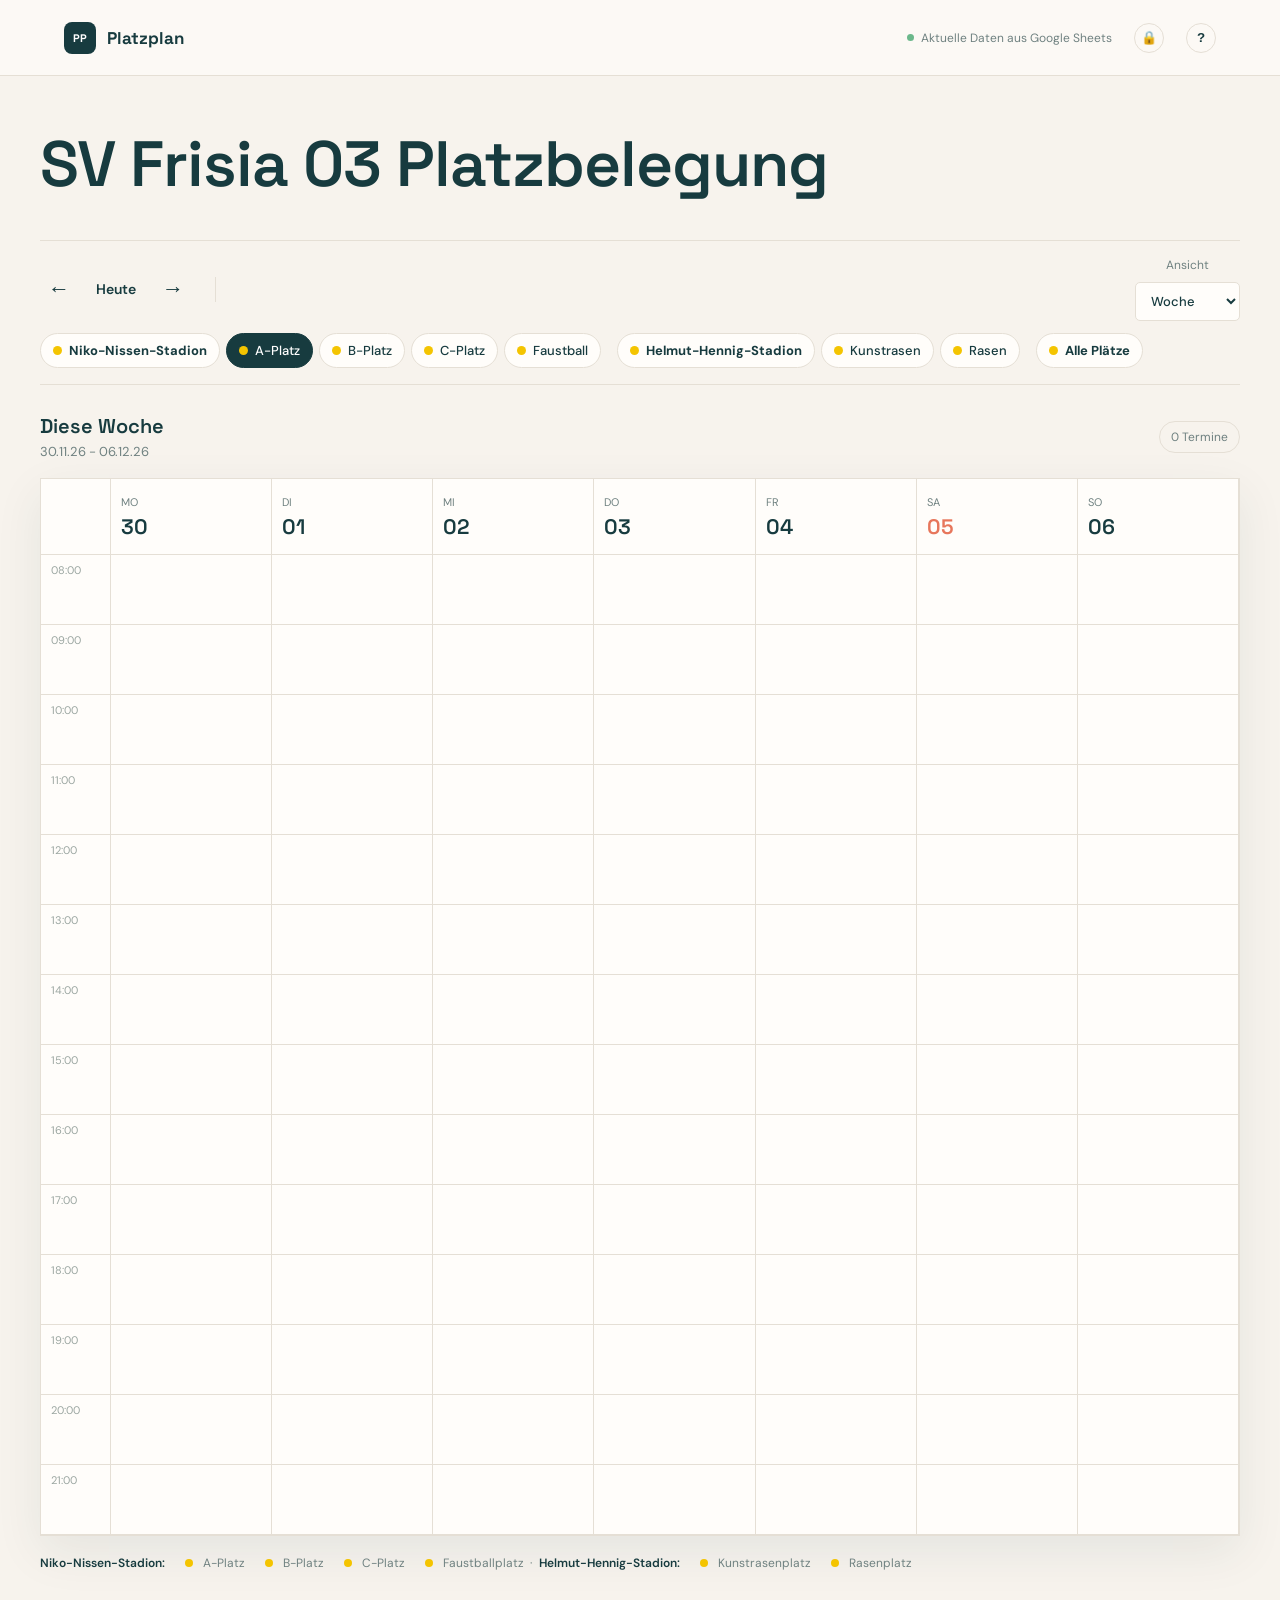
<file: index.html>
<!doctype html>
<html lang="de">
<head>
  <meta charset="utf-8">
  <meta name="viewport" content="width=device-width, initial-scale=1">
  <meta name="theme-color" content="#f4efe7">
  <title>Platzplan</title>
  <link rel="preconnect" href="https://fonts.googleapis.com">
  <link rel="preconnect" href="https://fonts.gstatic.com" crossorigin>
  <link href="https://fonts.googleapis.com/css2?family=DM+Sans:wght@400;500;600;700&family=Space+Grotesk:wght@500;600;700&display=swap" rel="stylesheet">
  <link rel="stylesheet" href="styles.css?v=20261004r">
</head>
<body>
  <header class="topbar">
    <a class="brand" href="#"><span class="brand-mark">PP</span><span>Platzplan</span></a>
    <div class="topbar-actions"><span class="sync-status"><i></i> Aktuelle Daten aus Google Sheets</span><a class="icon-button" href="admin.html" title="Anmelden zum Bearbeiten" aria-label="Admin-Login">🔒</a><button class="icon-button" id="helpButton" aria-label="Hilfe">?</button></div>
  </header>

  <main class="shell">
    <section class="intro"><h1>SV Frisia 03 Platzbelegung</h1></section>

    <section class="toolbar" aria-label="Planfilter">
      <div class="date-nav"><button class="small-button" id="previousWeek" aria-label="Vorherige Woche">←</button><button class="date-label" id="todayButton">Heute</button><button class="small-button" id="nextWeek" aria-label="Nächste Woche">→</button></div>
      <div class="toolbar-divider"></div><label class="select-wrap"><span>Ansicht</span><select id="viewSelect"><option value="week">Woche</option><option value="month">Monat</option><option value="day">Tag</option></select></label><div class="hall-buttons" id="hallButtons" role="group" aria-label="Platz wählen"></div>
    </section>

    <section class="summary-row"><div><strong id="weekTitle">Diese Woche</strong><span id="dateRange"></span></div><span class="event-count" id="eventCount">0 Termine</span></section>
    <section class="planner" id="planner" aria-live="polite"></section>

    <section class="bottom-row"><div class="hall-legend"><strong>Niko-Nissen-Stadion:</strong> <span class="legend-dot platz-a"></span>A-Platz <span class="legend-dot platz-b"></span>B-Platz <span class="legend-dot platz-c"></span>C-Platz <span class="legend-dot platz-faust"></span>Faustballplatz &nbsp;·&nbsp; <strong>Helmut-Hennig-Stadion:</strong> <span class="legend-dot platz-kunst"></span>Kunstrasenplatz <span class="legend-dot platz-rasen"></span>Rasenplatz</div></section>
  </main>

  <dialog id="eventDialog"><form method="dialog" id="eventForm"><div class="dialog-head"><div><p class="eyebrow">Termin verwalten</p><h2 id="dialogTitle">Neuer Termin</h2></div><button class="close-button" value="cancel" aria-label="Schließen">×</button></div><input type="hidden" id="eventId">
    <div class="form-grid"><label>Bezeichnung<input id="titleInput" required placeholder="z. B. Jugendtraining"></label><label>Platz<select id="hallInput" required></select></label><label>Datum<input id="dateInput" type="date" required></label><label>Beginn<input id="startInput" type="time" required></label><label>Ende<input id="endInput" type="time" required></label><label>Art<select id="typeInput"><option value="training">Training</option><option value="game">Spiel</option><option value="event">Veranstaltung</option></select></label></div>
    <label class="recurring-check"><input id="recurringInput" type="checkbox"> <span>Wiederholt sich regelmäßig</span></label><div class="recurrence-fields" id="recurrenceFields"><label>Wiederholung<select id="frequencyInput"><option value="weekly">Jede Woche</option><option value="biweekly">Alle 2 Wochen</option></select></label><label>An diesen Tagen<div class="day-picker" id="dayPicker"></div></label><label>Endet am<input id="untilInput" type="date"></label></div>
    <div class="form-actions"><button class="secondary-button close-form" value="cancel">Abbrechen</button><button class="danger-button" type="button" id="deleteButton">Löschen</button><button class="primary-button" value="default" type="submit">Termin speichern</button></div>
  </form></dialog>
  <dialog id="detailsDialog"><div class="dialog-head"><div><p class="eyebrow">Terminübersicht</p><h2 id="detailsTitle">Termin</h2></div><form method="dialog"><button class="close-button" aria-label="Schließen">×</button></form></div><div class="details-list"><div><span>Platz</span><strong id="detailsHall"></strong></div><div><span>Datum</span><strong id="detailsDate"></strong></div><div><span>Uhrzeit</span><strong id="detailsTime"></strong></div><div><span>Art</span><strong id="detailsType"></strong></div><div><span>Wiederholung</span><strong id="detailsRepeat"></strong></div></div><form method="dialog" class="details-close"><button class="secondary-button">Schließen</button></form></dialog>
  <div class="toast" id="toast" role="status"></div>
  <script src="app.js?v=20261004r"></script>
</body>
</html>
</file>
<file: styles.css>
.details-list{display:grid;gap:1px;background:var(--line);border:1px solid var(--line);border-radius:5px;overflow:hidden}.details-list div{display:flex;justify-content:space-between;gap:20px;padding:13px;background:var(--panel);font-size:14px}.details-list span{color:var(--muted)}.details-list strong{text-align:right}.details-close{display:flex;justify-content:flex-end;margin-top:22px}
@media(max-width:650px){.topbar{height:52px;padding:0 12px}.brand{font-size:14px;gap:7px}.brand-mark{width:26px;height:26px;font-size:9px}.icon-button{width:34px;height:34px}.shell{padding:18px 12px 24px}.intro{display:block;margin-bottom:18px}.intro h1{font-size:30px;line-height:1.05;letter-spacing:0}.toolbar{gap:6px;padding:10px 0}.date-nav{gap:4px}.small-button{font-size:18px;padding:6px 10px}.date-label{font-size:12px}.select-wrap select{padding:7px 8px;font-size:12px}.summary-row{padding:16px 0 10px}.summary-row strong{font-size:16px}.summary-row span:not(.event-count){font-size:11px}.event-count{font-size:10px;padding:5px 8px}.planner{min-height:280px}.planner-grid{min-width:780px}.day-head{padding:10px 7px;font-size:10px}.day-head strong{font-size:17px}.time-label{height:60px;padding:6px 7px;font-size:10px}.day-column{height:60px;background:linear-gradient(to bottom,transparent 59px,var(--line) 59px)}.event{left:3px;right:3px;min-height:42px;padding:6px;font-size:9px}.event strong{font-size:10px}.event small{font-size:9px}.month-grid{min-width:700px}.month-day{min-height:92px;padding:6px}.month-weekday{padding:8px 6px;font-size:10px}.month-day-number{font-size:14px;margin-bottom:4px}.month-event{font-size:9px;padding:4px}.bottom-row{font-size:11px;line-height:1.8}.hall-legend{gap:2px}}
@media(max-width:950px){.week-compact{display:grid;grid-template-columns:repeat(7,1fr);gap:2px;padding:8px 4px}.week-compact-head{text-align:center;font-size:9px;color:var(--muted);text-transform:uppercase;padding:2px 0 6px}.week-compact-head strong{display:block;font:600 13px 'Space Grotesk';color:var(--ink);text-transform:none}.week-compact-head.active strong{color:var(--coral)}.week-compact-day{display:flex;flex-direction:column;gap:3px;min-height:36px;padding:0 1px}.week-compact-event{border-radius:3px;padding:3px 2px;font-size:8px;text-align:center;color:var(--ink);border-left:2px solid;cursor:pointer;overflow:hidden;white-space:nowrap}.week-compact-more{font-size:8px;color:var(--muted);text-align:center}}
.month-grid{display:grid;grid-template-columns:repeat(7,minmax(120px,1fr));min-width:840px}.month-weekday{padding:12px 10px;border-right:1px solid var(--line);border-bottom:1px solid var(--line);font-size:11px;color:var(--muted);text-transform:uppercase}.month-day{min-height:125px;border-right:1px solid var(--line);border-bottom:1px solid var(--line);padding:8px;background:var(--panel)}.month-day.other-month{background:#faf8f4;color:#b8c0bc}.month-day.today{box-shadow:inset 0 3px 0 var(--coral)}.month-day-number{font:600 16px 'Space Grotesk';margin-bottom:7px}.month-event{display:block;border-left:3px solid;padding:5px 6px;margin:3px 0;border-radius:3px;font-size:10px;line-height:1.2;overflow:hidden;white-space:nowrap;text-overflow:ellipsis}.month-more{font-size:10px;color:var(--muted);padding:3px 6px}
.hall-legend{display:flex;align-items:center;flex-wrap:wrap;gap:4px}

:root{--ink:#173b3f;--muted:#6f8180;--paper:#f7f3ed;--panel:#fffdfa;--line:#e5dfd5;--coral:#e7765b;--mint:#c8e6d8;--yellow:#f2d98b;--blue:#b9d9df;--shadow:0 16px 45px rgba(23,59,63,.08)}*{box-sizing:border-box}body{margin:0;background:var(--paper);color:var(--ink);font-family:'DM Sans',sans-serif}.topbar{height:76px;border-bottom:1px solid var(--line);display:flex;align-items:center;justify-content:space-between;padding:0 clamp(20px,5vw,76px);background:rgba(255,253,250,.68)}.brand{color:var(--ink);text-decoration:none;display:flex;align-items:center;gap:11px;font-family:'Space Grotesk';font-weight:700;font-size:17px}.brand-mark{display:grid;place-items:center;width:32px;height:32px;background:var(--ink);color:#fff;border-radius:8px;font-size:11px;letter-spacing:0}.topbar-actions{display:flex;align-items:center;gap:22px;color:var(--muted);font-size:12px}.sync-status{display:flex;align-items:center;gap:7px}.sync-status i{display:block;width:7px;height:7px;background:#6bb88b;border-radius:50%}.icon-button,.small-button,.close-button{border:0;background:transparent;color:var(--ink);cursor:pointer}.icon-button{border:1px solid var(--line);width:30px;height:30px;border-radius:50%;font-weight:700}
a.icon-button{display:inline-flex;align-items:center;justify-content:center;text-decoration:none;font-size:13px}.shell{max-width:1260px;margin:auto;padding:58px 30px 44px}.intro{display:flex;justify-content:space-between;align-items:end;margin-bottom:45px}.eyebrow{margin:0 0 12px;color:var(--coral);text-transform:uppercase;letter-spacing:1.6px;font-size:11px;font-weight:700}.intro h1{font:600 clamp(40px,5vw,70px)/.96 'Space Grotesk';letter-spacing:-1px;margin:0}.intro h1 em{font-style:normal;color:var(--coral)}.intro-copy{color:var(--muted);max-width:420px;line-height:1.6;margin:22px 0 0;font-size:15px}.primary-button,.secondary-button,.danger-button{border:0;border-radius:6px;padding:13px 18px;font:600 14px 'DM Sans';cursor:pointer}.primary-button{background:var(--coral);color:#fff}.primary-button span{font-size:20px;line-height:0;margin-right:7px;vertical-align:-1px}.toolbar{display:flex;align-items:center;gap:23px;border-top:1px solid var(--line);border-bottom:1px solid var(--line);padding:16px 0}.date-nav{display:flex;align-items:center;gap:12px}.small-button{font-size:22px;padding:4px 8px}.date-label{border:0;background:transparent;color:var(--ink);font:600 14px 'DM Sans';cursor:pointer}.toolbar-divider{height:25px;border-left:1px solid var(--line)}.select-wrap{display:flex;align-items:center;gap:9px;color:var(--muted);font-size:12px;margin-left:auto}.select-wrap+ .select-wrap{margin-left:0}.select-wrap select{border:1px solid var(--line);background:var(--panel);padding:9px 28px 9px 11px;border-radius:5px;color:var(--ink);font:500 13px 'DM Sans'}.summary-row{display:flex;justify-content:space-between;align-items:center;padding:28px 0 18px}.summary-row strong{display:block;font:600 20px 'Space Grotesk'}.summary-row span:not(.event-count){color:var(--muted);font-size:13px;display:block;margin-top:4px}.event-count{font-size:12px;color:var(--muted);border:1px solid var(--line);padding:7px 11px;border-radius:20px}.planner{background:var(--panel);border:1px solid var(--line);box-shadow:var(--shadow);overflow:auto;min-height:340px}.planner-grid{display:grid;grid-template-columns:70px repeat(7,minmax(120px,1fr));min-width:910px}.planner-grid.day-view{grid-template-columns:70px minmax(260px,1fr);min-width:390px}.day-head{padding:16px 10px 14px;border-bottom:1px solid var(--line);border-right:1px solid var(--line);font-size:11px;color:var(--muted);text-transform:uppercase}.day-head strong{display:block;color:var(--ink);font:600 21px 'Space Grotesk';text-transform:none;margin-top:4px}.day-head.active strong{color:var(--coral)}.time-label{height:70px;border-right:1px solid var(--line);border-bottom:1px solid var(--line);padding:8px 10px;color:#9ba6a1;font-size:11px}.day-column{position:relative;height:70px;border-right:1px solid var(--line);border-bottom:1px solid var(--line);background:linear-gradient(to bottom,transparent 69px,var(--line) 69px)}.event{position:absolute;left:6px;right:6px;min-height:48px;border-radius:5px;padding:8px 9px;border-left:4px solid;font-size:11px;overflow:hidden;cursor:pointer;transition:transform .15s}.event:hover{transform:translateY(-2px)}.event strong{display:block;font-size:12px;margin-bottom:3px}.event small{display:block;color:#426164}.event.training{background:var(--mint);border-color:#54a685}.event.game{background:var(--yellow);border-color:#c39e36}.event.event{background:var(--blue);border-color:#5b9aa6}.empty{padding:55px 20px;text-align:center;color:var(--muted)}.bottom-row{display:flex;justify-content:space-between;align-items:center;padding-top:19px;color:var(--muted);font-size:12px}.legend-dot{display:inline-block;width:8px;height:8px;border-radius:50%;margin:0 6px 0 16px}.legend-dot:first-child{margin-left:0}.legend-dot.training{background:#54a685}.legend-dot.game{background:#c39e36}.legend-dot.event{background:#5b9aa6}.text-button{border:0;background:none;color:var(--coral);cursor:pointer;font:500 12px 'DM Sans'}dialog{border:0;border-radius:8px;padding:0;width:min(650px,calc(100% - 30px));color:var(--ink);box-shadow:0 25px 80px rgba(23,59,63,.2)}dialog::backdrop{background:rgba(23,59,63,.28)}#eventForm{padding:30px}.dialog-head{display:flex;justify-content:space-between;margin-bottom:25px}.dialog-head h2{font:600 28px 'Space Grotesk';margin:0}.close-button{font-size:26px}.form-grid{display:grid;grid-template-columns:1fr 1fr;gap:17px}label{display:flex;flex-direction:column;gap:7px;color:var(--muted);font-size:12px}input,select{font:400 14px 'DM Sans';padding:11px;border:1px solid var(--line);border-radius:4px;background:#fff;color:var(--ink)}.recurring-check{display:flex;flex-direction:row;align-items:center;margin:22px 0 15px;color:var(--ink);font-size:14px}.recurrence-fields{display:none;grid-template-columns:1fr 1fr;gap:17px;padding:17px;background:var(--paper);border-radius:5px}.recurrence-fields.visible{display:grid}.day-picker{display:flex;gap:5px}.day-choice{display:grid;place-items:center;width:31px;height:31px;border:1px solid var(--line);border-radius:4px;cursor:pointer;font-size:11px}.day-choice input{display:none}.day-choice:has(input:checked){background:var(--ink);color:#fff;border-color:var(--ink)}.form-actions{display:flex;justify-content:flex-end;gap:9px;margin-top:27px}.secondary-button{background:var(--paper);color:var(--ink)}.danger-button{background:transparent;color:#c35d4b;margin-right:auto}.toast{position:fixed;bottom:22px;left:50%;transform:translate(-50%,20px);background:var(--ink);color:#fff;padding:11px 17px;border-radius:5px;font-size:13px;opacity:0;transition:.2s;pointer-events:none}.toast.show{opacity:1;transform:translate(-50%,0)}@media(max-width:650px){.topbar{height:64px;padding:0 18px}.sync-status{display:none}.shell{padding:35px 18px}.intro{display:block;margin-bottom:32px}.intro h1{font-size:47px}.intro-copy{font-size:14px}.intro .primary-button{margin-top:22px;width:100%}.toolbar{gap:10px;flex-wrap:wrap}.toolbar-divider{display:none}.select-wrap{margin-left:0}.select-wrap:first-of-type{margin-left:auto}.select-wrap span{display:none}.select-wrap select{padding:9px}.bottom-row{display:block;line-height:2}.text-button{float:right}.form-grid{grid-template-columns:1fr}.recurrence-fields{grid-template-columns:1fr}.form-actions{flex-wrap:wrap}.form-actions .primary-button{order:3;width:100%}}
.admin-login{max-width:380px;margin:70px auto;background:var(--panel);border:1px solid var(--line);box-shadow:var(--shadow);border-radius:10px;padding:32px}
.admin-login h2{font:600 22px 'Space Grotesk';margin:0 0 6px}
.admin-login p{color:var(--muted);font-size:13px;margin:0 0 20px;line-height:1.5}
.admin-login input{width:100%;margin-bottom:14px}
.admin-login .primary-button{width:100%}
.admin-error{color:#c35d4b;font-size:13px;margin:10px 0 0}
.admin-bar{display:flex;flex-wrap:wrap;gap:10px;align-items:center;border-top:1px solid var(--line);border-bottom:1px solid var(--line);padding:16px 0;margin-bottom:6px}
.admin-bar .count{margin-left:auto;font-size:12px;color:var(--muted);border:1px solid var(--line);padding:7px 11px;border-radius:20px}
.admin-list{background:var(--panel);border:1px solid var(--line);box-shadow:var(--shadow);border-radius:8px;overflow:hidden;margin-top:14px}
.admin-row{display:flex;align-items:center;gap:12px;padding:12px 16px;border-bottom:1px solid var(--line)}
.admin-row:last-child{border-bottom:0}
.admin-dot{flex:0 0 auto;width:10px;height:10px;border-radius:50%;background:var(--muted)}

.admin-row-main{flex:1;min-width:0}
.admin-row-main strong{display:block;font-size:14px;font-weight:600;white-space:nowrap;overflow:hidden;text-overflow:ellipsis}
.admin-row-main span{font-size:12px;color:var(--muted)}
.admin-actions{flex:0 0 auto;display:flex;gap:6px}
.admin-actions button{border:1px solid var(--line);background:var(--panel);border-radius:5px;padding:6px 10px;font:500 12px 'DM Sans';color:var(--ink);cursor:pointer}
.admin-actions button.del{color:#c35d4b}
.admin-empty{padding:45px 20px;text-align:center;color:var(--muted);font-size:14px}
.admin-preview{max-height:230px;overflow:auto;border:1px solid var(--line);border-radius:6px;margin:14px 0;font-size:12px}
.admin-preview table{border-collapse:collapse;width:100%}
.admin-preview th,.admin-preview td{border:1px solid var(--line);padding:6px 8px;text-align:left;white-space:nowrap}
.admin-preview th{background:var(--paper);position:sticky;top:0}
.admin-note{font-size:13px;color:var(--muted);line-height:1.5;margin:0 0 14px}
.back-link{display:inline-block;margin-bottom:22px;color:var(--coral);text-decoration:none;font:500 13px 'DM Sans'}
@media(max-width:650px){.admin-row{flex-wrap:wrap}.admin-actions{width:100%}.admin-actions button{flex:1}}

.hall-buttons{display:flex;flex-wrap:wrap;gap:6px;margin-left:auto}.select-wrap+.hall-buttons{margin-left:0}.hall-button{display:inline-flex;align-items:center;gap:7px;border:1px solid var(--line);background:var(--panel);color:var(--ink);padding:8px 12px;border-radius:20px;font:500 13px 'DM Sans';cursor:pointer;white-space:nowrap}.hall-button::before{content:'';width:9px;height:9px;border-radius:50%;background:var(--muted)}.hall-button:hover{border-color:var(--ink)}.hall-button{-webkit-appearance:none;appearance:none;-webkit-tap-highlight-color:transparent}.hall-button[aria-pressed="true"],.hall-button[aria-pressed="true"]:hover{background:var(--ink);border-color:var(--ink);color:#fff;-webkit-text-fill-color:#fff}
@media(max-width:650px){.hall-buttons{width:100%;margin-left:0;gap:5px}.hall-button{padding:6px 9px;font-size:11px;gap:5px}.hall-button::before{width:7px;height:7px}}
.toolbar{flex-wrap:wrap;row-gap:12px}
.admin-bar .hall-buttons{margin-left:0}
.week-compact-event.platz-a,.month-event.platz-a,.planner .event.platz-a{background:#f4c400;border-color:#b48e00;color:#000}.planner .event.platz-a small{color:#000;opacity:.8}.legend-dot.platz-a,.admin-dot.platz-a,.hall-button.platz-a::before{background:#f4c400}
.week-compact-event.platz-b,.month-event.platz-b,.planner .event.platz-b{background:#f4c400;border-color:#b48e00;color:#000}.planner .event.platz-b small{color:#000;opacity:.8}.legend-dot.platz-b,.admin-dot.platz-b,.hall-button.platz-b::before{background:#f4c400}
.week-compact-event.platz-c,.month-event.platz-c,.planner .event.platz-c{background:#f4c400;border-color:#b48e00;color:#000}.planner .event.platz-c small{color:#000;opacity:.8}.legend-dot.platz-c,.admin-dot.platz-c,.hall-button.platz-c::before{background:#f4c400}
.week-compact-event.platz-faust,.month-event.platz-faust,.planner .event.platz-faust{background:#f4c400;border-color:#b48e00;color:#000}.planner .event.platz-faust small{color:#000;opacity:.8}.legend-dot.platz-faust,.admin-dot.platz-faust,.hall-button.platz-faust::before{background:#f4c400}
.week-compact-event.platz-kunst,.month-event.platz-kunst,.planner .event.platz-kunst{background:#f4c400;border-color:#b48e00;color:#000}.planner .event.platz-kunst small{color:#000;opacity:.8}.legend-dot.platz-kunst,.admin-dot.platz-kunst,.hall-button.platz-kunst::before{background:#f4c400}
.week-compact-event.platz-rasen,.month-event.platz-rasen,.planner .event.platz-rasen{background:#f4c400;border-color:#b48e00;color:#000}.planner .event.platz-rasen small{color:#000;opacity:.8}.legend-dot.platz-rasen,.admin-dot.platz-rasen,.hall-button.platz-rasen::before{background:#f4c400}
.hall-button.stadion{font-weight:700}.hall-button.stadion-nns::before{background:#f4c400}.hall-button.stadion-hhs::before{background:#f4c400}.hall-button.hall-all::before{background:#f4c400}.hall-button.stadion-hhs,.hall-button.hall-all{margin-left:10px}.hall-legend strong{color:var(--ink);font-weight:600}
@media(max-width:650px){.hall-button.stadion-hhs,.hall-button.hall-all{margin-left:0}}
</file>
